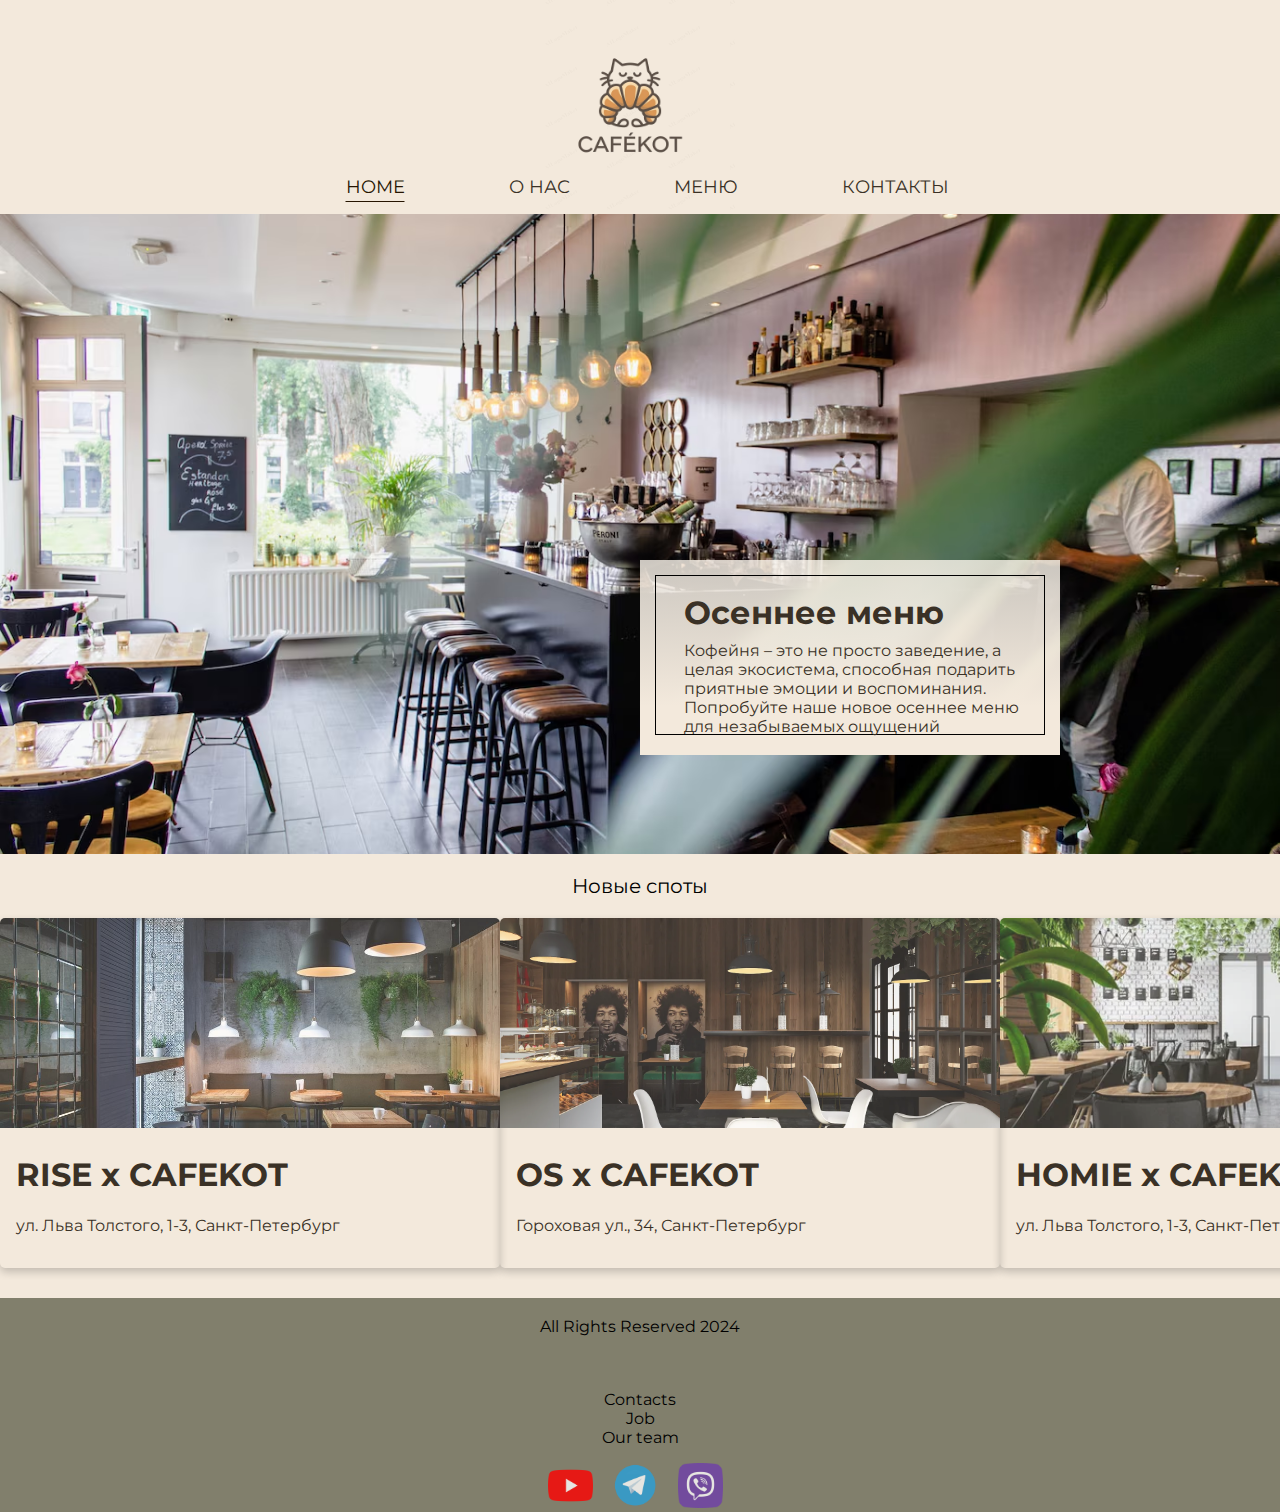
<file: index.html>
<!DOCTYPE html>
<html lang="en">

<head>
    <meta charset="UTF-8">
    <meta name="viewport" content="width=device-width, initial-scale=1.0">
    <meta name="description" content="Лучшая кофейня в городе">
    <title>CafeKot</title>
    <link rel="stylesheet" href="static/styles/styles.css">
    <link rel="stylesheet" href="static/styles/navbar.css">
    <link rel="stylesheet" href="static/styles/header.css">
    <link rel="apple-touch-icon" sizes="180x180" href="static/fonts/favicon_io/apple-touch-icon.png">
    <link rel="icon" type="image/png" sizes="32x32" href="static/fonts/favicon_io/favicon-32x32.png">
    <link rel="icon" type="image/png" sizes="16x16" href="static/fonts/favicon_io/favicon-16x16.png">
    <link rel="manifest" href="static/fonts/favicon_io/site.webmanifest">
</head>

<body>
    <header>
        <div class="header_wrapper">
            <div class="header_top">
                <div class="header_menu_btn">
                    <button class="header_btn">&#9776</button>
                </div>
                <div class="header_logo">
                    <img src="static/images/загрузка (1).png" alt="лого">
                </div>

                
            </div>
        </div>

    </header>









    <nav>

        <ul>
            <li class="active"><a href="/">HOME</a></li>
            <li><a href="about.html">О НАС</a></li>
            <li><a href="menu.html">МЕНЮ</a></li>
            <li><a href="contacts.html">КОНТАКТЫ</a></li>

        </ul>
    </nav>

    <main>
        <section class="section-about">
            <div class="section-about_block">
                <div class="section-about_border">
                    <h1 class="section-about_title">Осеннее меню</h1>
                    <p class="section-about_text">Кофейня – это не просто заведение, а целая экосистема, способная
                        подарить
                        приятные эмоции и воспоминания. Попробуйте наше новое осеннее меню для незабываемых ощущений</p>
                </div>
            </div>
        </section>

        <div class="newspot">
            <p>Новые споты</p>
        </div>

        <section class="section-spot">

            <div class="card">
                <img src="static/images/спот1.jpg" alt="Новые споты" style="width: 100%;">
                <div class="description">
                    <h1>RISE x CAFEKOT</h1>
                    <p>
                        ул. Льва Толстого, 1-3, Санкт-Петербург</p>
                </div>
            </div>

            <div class="card">
                <img src="static/images/спот2.webp" alt="Новые споты" style="width: 100%;">
                <div class="description">
                    <h1>OS x CAFEKOT</h1>
                    <p>Гороховая ул., 34, Санкт-Петербург</p>
                </div>
            </div>

            <div class="card">
                <img src="static/images/спот3.webp" alt="Новые споты" style="width: 100%;">
                <div class="description">
                    <h1>HOMIE x CAFEKOT</h1>
                    <p>ул. Льва Толстого, 1-3, Санкт-Петербург</p>
                </div>
            </div>

        </section>

        <footer>



            <div class="footer_block">

                <div class="footer_description">
                    <div class="footer_text">
                        <p>All Rights Reserved 2024</p>
                    </div>
                    <div class="footer_text_under">
                        <p><br> Contacts <br> Job <br>Our team</p>
                    </div>
                </div>

                <div class="footer_img">
                    <div class="easy-zoom-effect">
                        <img style="width: 45px; height: 45px;" src="static/images/youtube_logo_icon_168737.png"
                            alt="Ютуб">
                    </div>
                    <div class="easy-zoom-effect">
                        <img style="width: 45px; height: 45px;" src="static/images/pngwing.com.png" alt="Телеграмм">
                    </div>
                    <div class="easy-zoom-effect">
                        <img style="width: 45px; height: 45px;" src="static/images/viber_3938039.png" alt="Вайбер">
                    </div>

                </div>
            </div>





        </footer>

    </main>



</body>

</html>
</file>
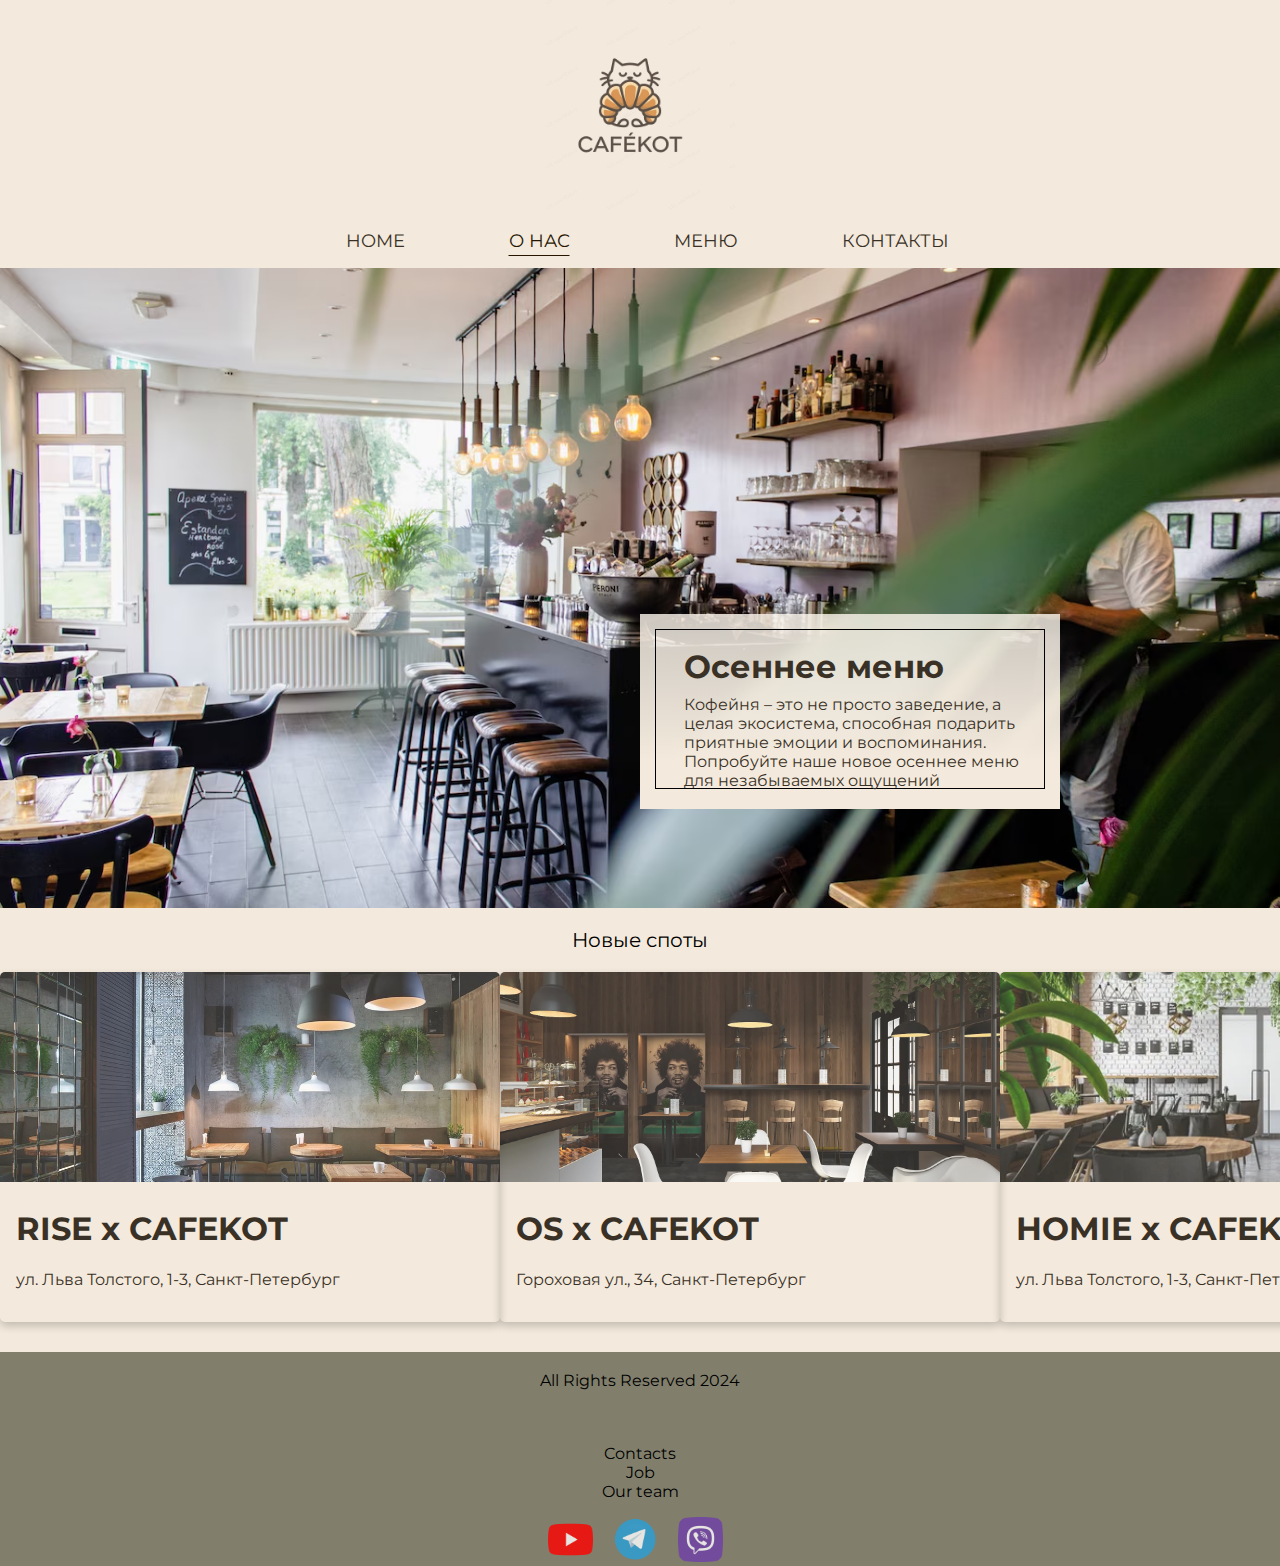
<file: about.html>
<!DOCTYPE html>
<html lang="en">

<head>
    <meta charset="UTF-8">
    <meta name="viewport" content="width=device-width, initial-scale=1.0">
    <meta name="description" content="Лучшая кофейня в городе">
    <title>CafeKot</title>
    <link rel="stylesheet" href="static/styles/styles.css">
    <link rel="stylesheet" href="static/styles/navbar.css">
    <link rel="apple-touch-icon" sizes="180x180" href="static/fonts/favicon_io/apple-touch-icon.png">
    <link rel="icon" type="image/png" sizes="32x32" href="static/fonts/favicon_io/favicon-32x32.png">
    <link rel="icon" type="image/png" sizes="16x16" href="static/fonts/favicon_io/favicon-16x16.png">
    <link rel="manifest" href="static/fonts/favicon_io/site.webmanifest">
    
</head>

<body>
    <header>
        <img src="static/images/загрузка.png" alt="лого">

    </header>
    <nav>
        <ul>
            <li><a href="/">HOME</a></li>
            <li class="active"><a href="about.html">О НАС</a></li>
            <li><a href="menu.html">МЕНЮ</a></li>
            <li><a href="contacts.html">КОНТАКТЫ</a></li>
        </ul>
    </nav>

    <main>
        <section class="section-about">
            <div class="section-about_block">
                <div class="section-about_border">
                    <h1 class="section-about_title">Осеннее меню</h1>
                    <p class="section-about_text">Кофейня – это не просто заведение, а целая экосистема, способная
                        подарить
                        приятные эмоции и воспоминания. Попробуйте наше новое осеннее меню для незабываемых ощущений</p>
                </div>
            </div>
        </section>

        <div class="newspot">
            <p>Новые споты</p>
        </div>

        <section class="section-spot">

            <div class="card">
                <img src="static/images/спот1.jpg" alt="Новые споты" style="width: 100%;">
                <div class="description">
                    <h1>RISE x CAFEKOT</h1>
                    <p>
                        ул. Льва Толстого, 1-3, Санкт-Петербург</p>
                </div>
            </div>

            <div class="card">
                <img src="static/images/спот2.webp" alt="Новые споты" style="width: 100%;">
                <div class="description">
                    <h1>OS x CAFEKOT</h1>
                    <p>Гороховая ул., 34, Санкт-Петербург</p>
                </div>
            </div>

            <div class="card">
                <img src="static/images/спот3.webp" alt="Новые споты" style="width: 100%;">
                <div class="description">
                    <h1>HOMIE x CAFEKOT</h1>
                    <p>ул. Льва Толстого, 1-3, Санкт-Петербург</p>
                </div>
            </div>

        </section>

        <footer>

            <div class="footer_block">

                <div class="footer_description">
                    <div class="footer_text">
                        <p>All Rights Reserved 2024</p>
                    </div>
                    <div class="footer_text_under">
                        <p><br> Contacts <br> Job <br>Our team</p>
                    </div>
                </div>

                <div class="footer_img">
                    <div class="easy-zoom-effect">
                        <img style="width: 45px; height: 45px;" src="static/images/youtube_logo_icon_168737.png"
                            alt="Ютуб">
                    </div>
                    <div class="easy-zoom-effect">
                        <img style="width: 45px; height: 45px;" src="static/images/pngwing.com.png" alt="Телеграмм">
                    </div>
                    <div class="easy-zoom-effect">
                        <img style="width: 45px; height: 45px;" src="static/images/viber_3938039.png" alt="Вайбер">
                    </div>

                </div>
            </div>





        </footer>

    </main>




</body>

</html>
</file>
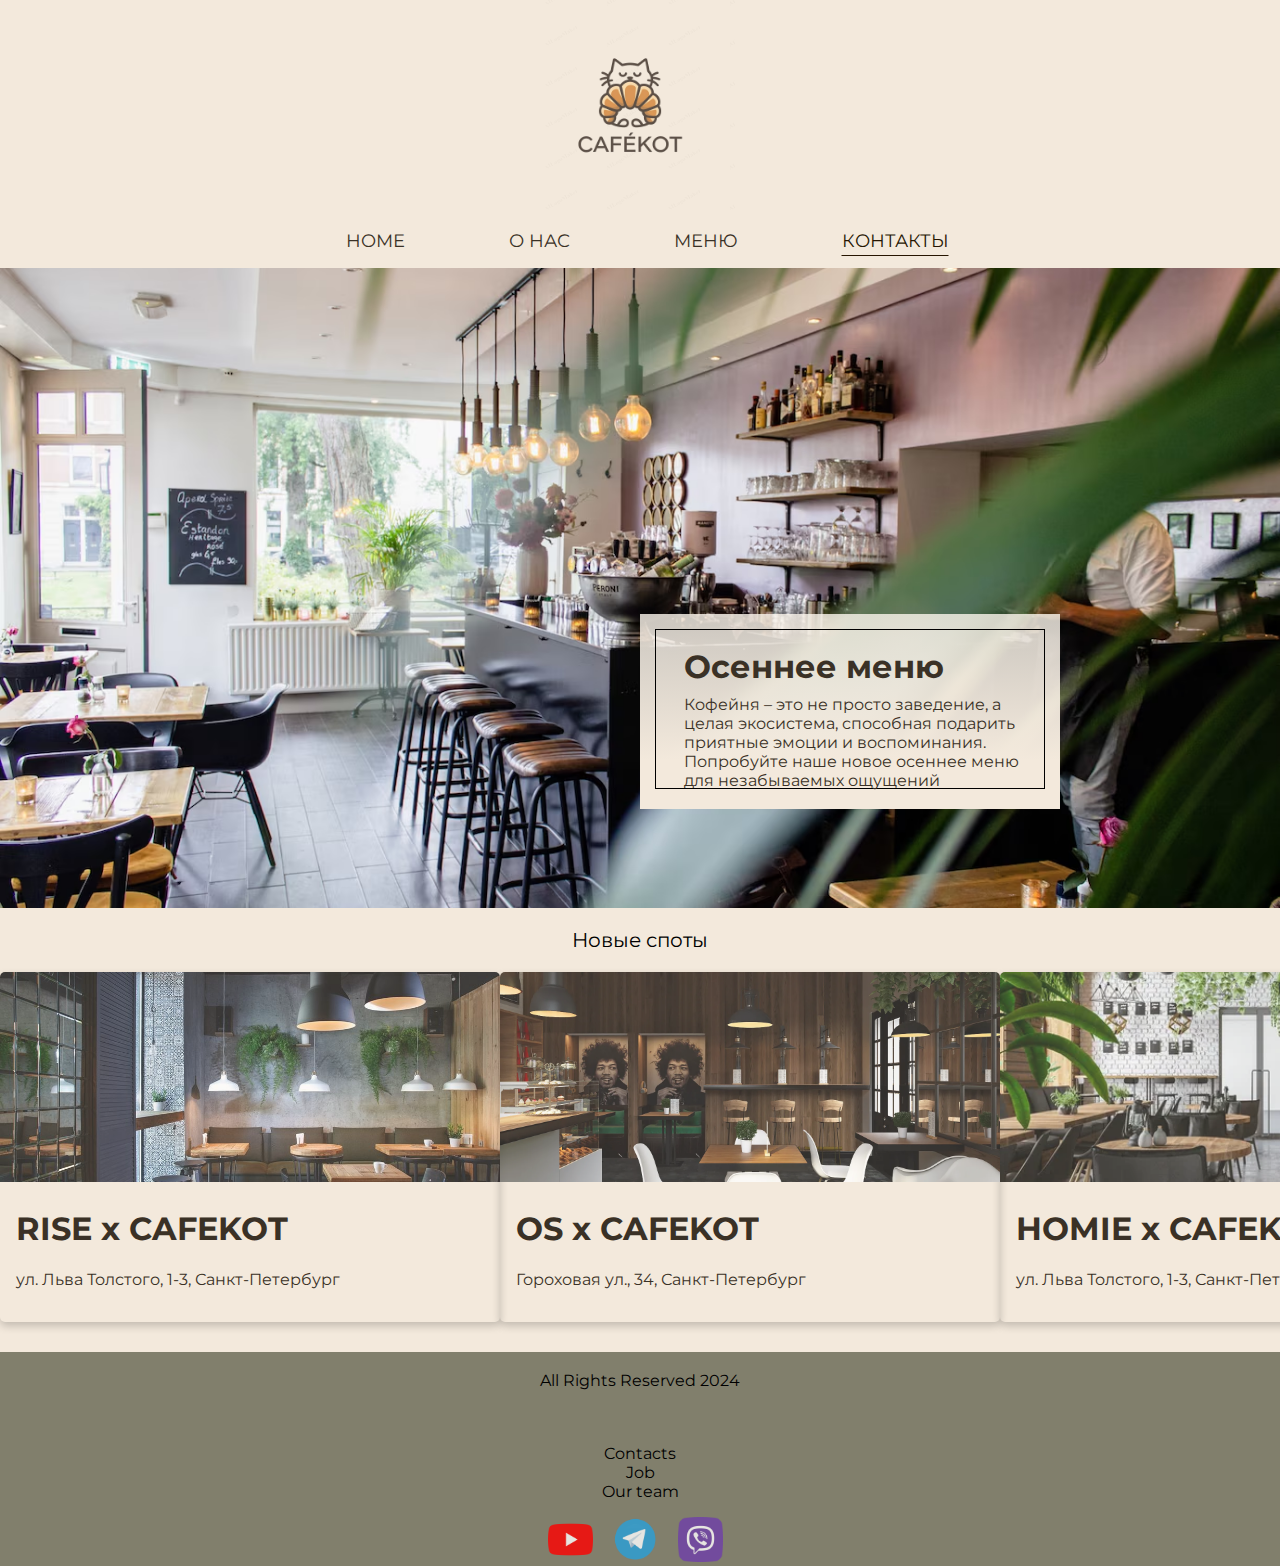
<file: contacts.html>
<!DOCTYPE html>
<html lang="en">

<head>
    <meta charset="UTF-8">
    <meta name="viewport" content="width=device-width, initial-scale=1.0">
    <meta name="description" content="Лучшая кофейня в городе">
    <title>CafeKot</title>
    <link rel="stylesheet" href="static/styles/styles.css">
    <link rel="stylesheet" href="static/styles/navbar.css">
    <link rel="apple-touch-icon" sizes="180x180" href="static/fonts/favicon_io/apple-touch-icon.png">
    <link rel="icon" type="image/png" sizes="32x32" href="static/fonts/favicon_io/favicon-32x32.png">
    <link rel="icon" type="image/png" sizes="16x16" href="static/fonts/favicon_io/favicon-16x16.png">
    <link rel="manifest" href="static/fonts/favicon_io/site.webmanifest">
</head>

<body>
    <header>
        <img src="static/images/загрузка.png" alt="лого">

    </header>
    <nav>
        <ul>
            <li><a href="/">HOME</a></li>
            <li><a href="about.html">О НАС</a></li>
            <li><a href="menu.html">МЕНЮ</a></li>
            <li class="active"><a href="contacts.html">КОНТАКТЫ</a></li>
        </ul>
    </nav>

    <main>
        <section class="section-about">
            <div class="section-about_block">
                <div class="section-about_border">
                    <h1 class="section-about_title">Осеннее меню</h1>
                    <p class="section-about_text">Кофейня – это не просто заведение, а целая экосистема, способная
                        подарить
                        приятные эмоции и воспоминания. Попробуйте наше новое осеннее меню для незабываемых ощущений</p>
                </div>
            </div>
        </section>

        <div class="newspot">
            <p>Новые споты</p>
        </div>

        <section class="section-spot">

            <div class="card">
                <img src="static/images/спот1.jpg" alt="Новые споты" style="width: 100%;">
                <div class="description">
                    <h1>RISE x CAFEKOT</h1>
                    <p>
                        ул. Льва Толстого, 1-3, Санкт-Петербург</p>
                </div>
            </div>

            <div class="card">
                <img src="static/images/спот2.webp" alt="Новые споты" style="width: 100%;">
                <div class="description">
                    <h1>OS x CAFEKOT</h1>
                    <p>Гороховая ул., 34, Санкт-Петербург</p>
                </div>
            </div>

            <div class="card">
                <img src="static/images/спот3.webp" alt="Новые споты" style="width: 100%;">
                <div class="description">
                    <h1>HOMIE x CAFEKOT</h1>
                    <p>ул. Льва Толстого, 1-3, Санкт-Петербург</p>
                </div>
            </div>

        </section>

        <footer>

            <div class="footer_block">

                <div class="footer_description">
                    <div class="footer_text">
                        <p>All Rights Reserved 2024</p>
                    </div>
                    <div class="footer_text_under">
                        <p><br> Contacts <br> Job <br>Our team</p>
                    </div>
                </div>

                <div class="footer_img">
                    <div class="easy-zoom-effect">
                        <img style="width: 45px; height: 45px;" src="static/images/youtube_logo_icon_168737.png"
                            alt="Ютуб">
                    </div>
                    <div class="easy-zoom-effect">
                        <img style="width: 45px; height: 45px;" src="static/images/pngwing.com.png" alt="Телеграмм">
                    </div>
                    <div class="easy-zoom-effect">
                        <img style="width: 45px; height: 45px;" src="static/images/viber_3938039.png" alt="Вайбер">
                    </div>

                </div>
            </div>





        </footer>

    </main>




</body>

</html>
</file>
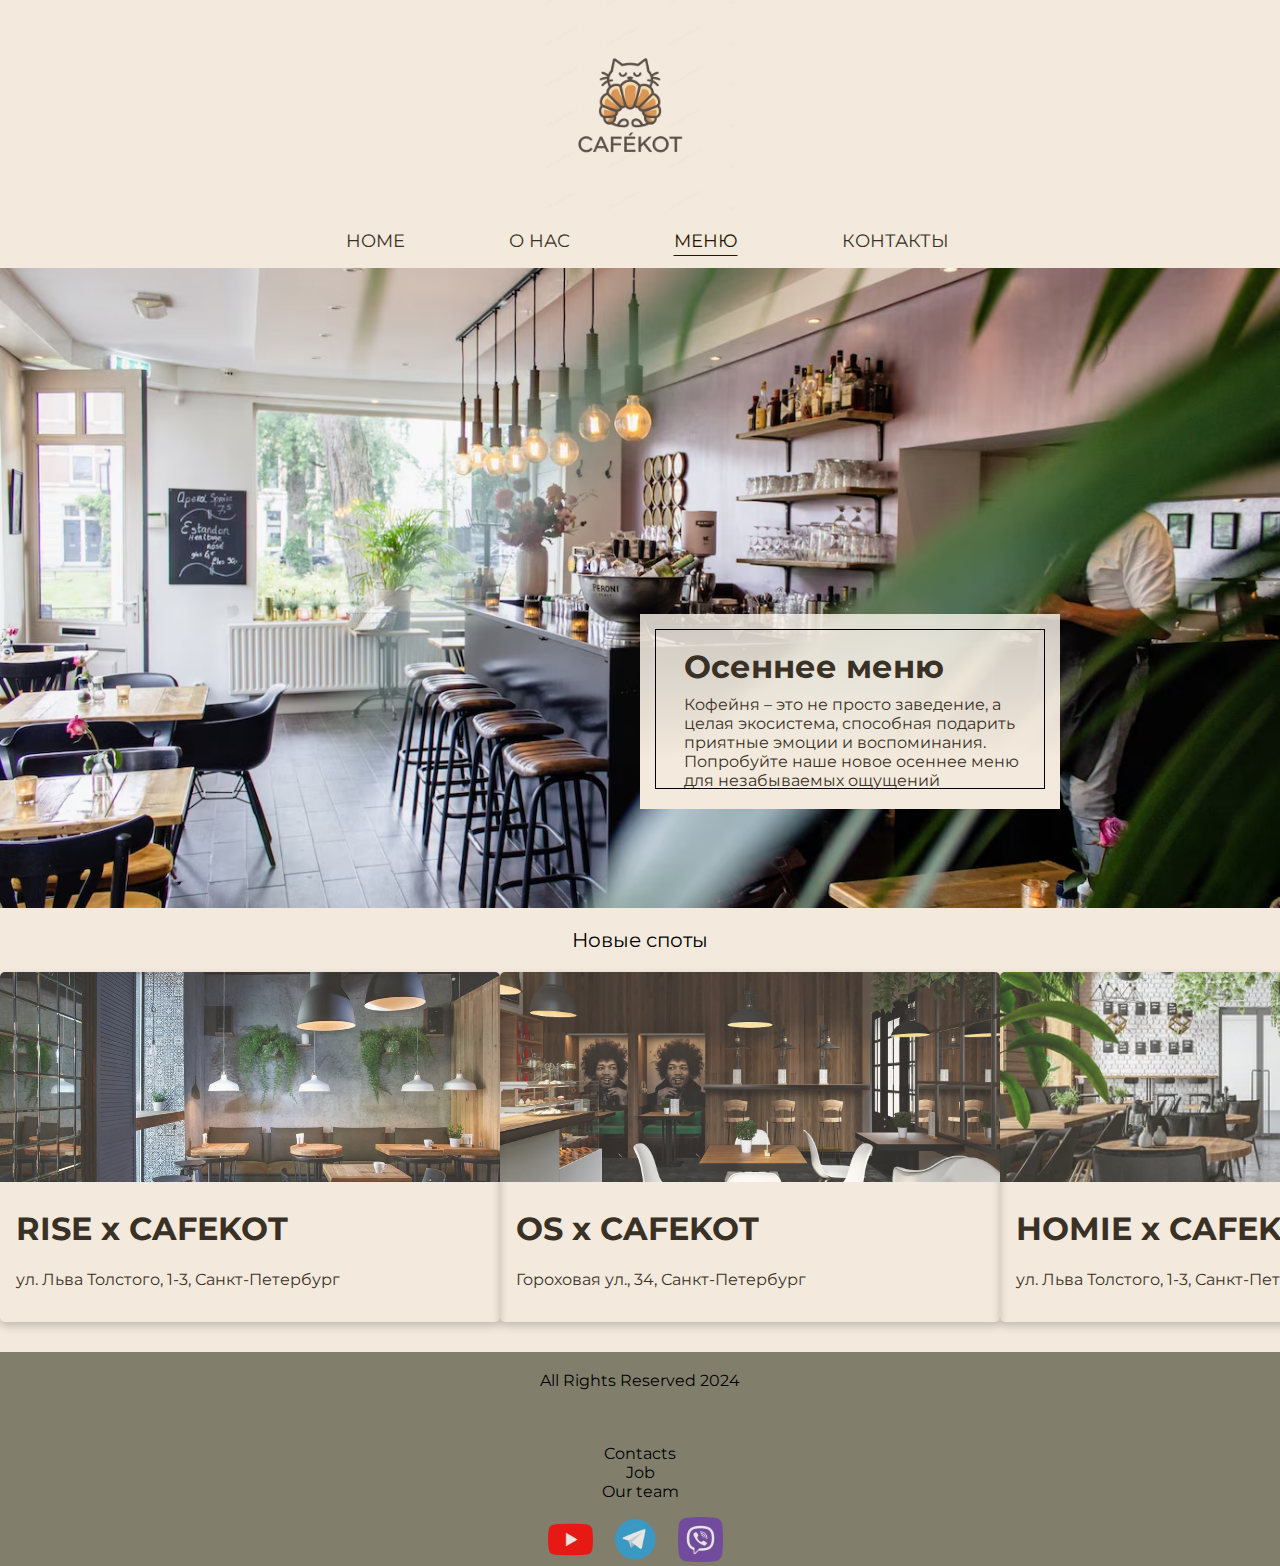
<file: menu.html>
<!DOCTYPE html>
<html lang="en">

<head>
    <meta charset="UTF-8">
    <meta name="viewport" content="width=device-width, initial-scale=1.0">
    <meta name="description" content="Лучшая кофейня в городе">
    <title>CafeKot</title>
    <link rel="stylesheet" href="static/styles/styles.css">
    <link rel="stylesheet" href="static/styles/navbar.css">
    <link rel="apple-touch-icon" sizes="180x180" href="static/fonts/favicon_io/apple-touch-icon.png">
    <link rel="icon" type="image/png" sizes="32x32" href="static/fonts/favicon_io/favicon-32x32.png">
    <link rel="icon" type="image/png" sizes="16x16" href="static/fonts/favicon_io/favicon-16x16.png">
    <link rel="manifest" href="static/fonts/favicon_io/site.webmanifest">
</head>

<body>
    <header>
        <img src="static/images/загрузка.png" alt="лого">

    </header>
    <nav>
        <ul>
            <li><a href="/">HOME</a></li>
            <li><a href="about.html">О НАС</a></li>
            <li class="active"><a href="menu.html">МЕНЮ</a></li>
            <li><a href="contacts.html">КОНТАКТЫ</a></li>
        </ul>
    </nav>

    <main>
        <section class="section-about">
            <div class="section-about_block">
                <div class="section-about_border">
                    <h1 class="section-about_title">Осеннее меню</h1>
                    <p class="section-about_text">Кофейня – это не просто заведение, а целая экосистема, способная
                        подарить
                        приятные эмоции и воспоминания. Попробуйте наше новое осеннее меню для незабываемых ощущений</p>
                </div>
            </div>
        </section>

        <div class="newspot">
            <p>Новые споты</p>
        </div>

        <section class="section-spot">

            <div class="card">
                <img src="static/images/спот1.jpg" alt="Новые споты" style="width: 100%;">
                <div class="description">
                    <h1>RISE x CAFEKOT</h1>
                    <p>
                        ул. Льва Толстого, 1-3, Санкт-Петербург</p>
                </div>
            </div>

            <div class="card">
                <img src="static/images/спот2.webp" alt="Новые споты" style="width: 100%;">
                <div class="description">
                    <h1>OS x CAFEKOT</h1>
                    <p>Гороховая ул., 34, Санкт-Петербург</p>
                </div>
            </div>

            <div class="card">
                <img src="static/images/спот3.webp" alt="Новые споты" style="width: 100%;">
                <div class="description">
                    <h1>HOMIE x CAFEKOT</h1>
                    <p>ул. Льва Толстого, 1-3, Санкт-Петербург</p>
                </div>
            </div>

        </section>

        <footer>

            <div class="footer_block">

                <div class="footer_description">
                    <div class="footer_text">
                        <p>All Rights Reserved 2024</p>
                    </div>
                    <div class="footer_text_under">
                        <p><br> Contacts <br> Job <br>Our team</p>
                    </div>
                </div>

                <div class="footer_img">
                    <div class="easy-zoom-effect">
                        <img style="width: 45px; height: 45px;" src="static/images/youtube_logo_icon_168737.png"
                            alt="Ютуб">
                    </div>
                    <div class="easy-zoom-effect">
                        <img style="width: 45px; height: 45px;" src="static/images/pngwing.com.png" alt="Телеграмм">
                    </div>
                    <div class="easy-zoom-effect">
                        <img style="width: 45px; height: 45px;" src="static/images/viber_3938039.png" alt="Вайбер">
                    </div>

                </div>
            </div>





        </footer>

    </main>




</body>

</html>
</file>
<file: static/styles/styles.css>
@import url('https://fonts.googleapis.com/css?family=Montserrat&display=swap');


* {
    box-sizing: border-box;
}

body {
    font-family: Montserrat, serif;
    margin: 0;
    padding: 0;
    background-color: #F3e9DC;


}

header {
    text-align: center;
    margin-bottom: 5px;
}

img {
    height: 210px;
    opacity: 0.8;
    margin-right: 20px;
}


.section-about {
    position: relative;
    height: 640px;
    background-image: url(../images/interior-shot-cafe-with-chairs-near-bar-with-wooden-tables_181624-1669.avif);
    background-size: 100%, cover;
    background-repeat: no-repeat;
    background-position: center;
    margin-bottom: 20px;

}

.section-about_block {
    height: 195px;
    width: 420px;
    background: -webkit-linear-gradient(0deg, rgb(243, 233, 220) 25%, rgb(253, 247, 238, 0.8));
    background: -moz-linear-gradient(0deg, rgb(243, 233, 220) 25%, rgb(253, 247, 238, 0.8));
    background: linear-gradient(0deg, rgb(243, 233, 220) 25%, rgb(253, 247, 238, 0.8));
    position: absolute;
    top: 54%;
    left: 50%;
    padding-top: 15px;
    

}


.section-about_border {
    margin: 0 auto;
    padding: 17px 0 0 28px;
    text-align: left;
    width: 390px;
    height: 160px;
    border: 1px, solid, black
}

.section-about_text {
    margin: 0;
    text-align: left;
    color: #3a3126;
}

.section-about_title {
    margin: 0;
    margin-bottom: 9px;
    color: #3a3126;
}

.newspot {
    text-align: center;
    margin-bottom: 20px;
}

.section-spot {
    display: grid;
    grid-template-columns: 1fr 1fr 1fr;
    margin-bottom: 30px;


}

.card {

    width: 500px;
    height: 350px;
    box-shadow: 0 4px 8px 0 rgba(0, 0, 0, 0.2);
    transition: 0.3s;
    border-radius: 5px;
    margin: auto
}

.card>img {
    object-fit: cover;
    border-radius: 5px 5px 0 0;
}

.card:hover {
    box-shadow: 0 8px 16px 0 rgba(0, 0, 0, 0.2);
}

.description {
    padding: 2px 16px;
    color: #3a3126;

}

.footer {
    margin-top: auto;
}

.footer_block {
    height: 15vh;
    height: auto;
    background-color: #817f6c;

}

.footer_description {
    text-align: center;
}

.footer_text {
    padding: 3px;
}

.footer_text_under {
    padding: 0;

}

.newspot {
    font-size: 20px;

}

.footer_img {
    display: flex;
    justify-content: center;
    margin-left: 10px;
}


.easy-zoom-effect {
    transition: transform 1s ease;
}

.easy-zoom-effect:hover {
    transform: scale(1.25);
    color: #3a3126;
}
</file>
<file: static/styles/navbar.css>
.nav {
    margin-bottom: 20px;
    display: flex;
}

.active a {
    color: #261501;
    text-decoration: underline #261501;
    text-underline-offset: 8px;
    text-decoration-thickness: 1.25px;
}



ul {
    list-style-type: none;
    text-align: center;
    margin-right: 26px;
    


}

li {
    display: inline;
    margin-right: 100px;

}

li:last-child {
    margin-right: 0px;
}

a {
    text-decoration: none;
    color: #3a3126;
    font-size: 18px;
}
</file>
<file: static/styles/header.css>
.header_wrapper {
    padding-left: 20px;
    padding-right: 20px;
    
}


.header_top {
    height: 160px;
    position: relative;
    text-align: center;
}

.header_menu_btn,
.header_btn {

    position: relative;
    width: 120px;
    height: 32px;
    margin-top: 2px;
    padding-inline: 20px;
    padding-bottom: 3px;
    border: none;
    background-color: #f8ead9;
    color: #3a3126;
    font-size: 20px;
    display: none;

}

.header_logo {
    height: 100%;
    text-align: center;
    position: absolute;
    top: 0;
    left: 0;
    bottom: 0;
    right: 0;
}

.header-topright {
    position: relative;

}

.header_proba {
    position: absolute;
    top: 0;
    bottom: 0;
    right: 0;
    line-height: 24px;
    padding: 20px 0 20px 0;

}

.header_phone {

    display: flex;
    flex-direction: column;
    align-items: flex-end;
    font-style: bold;
}
</file>
